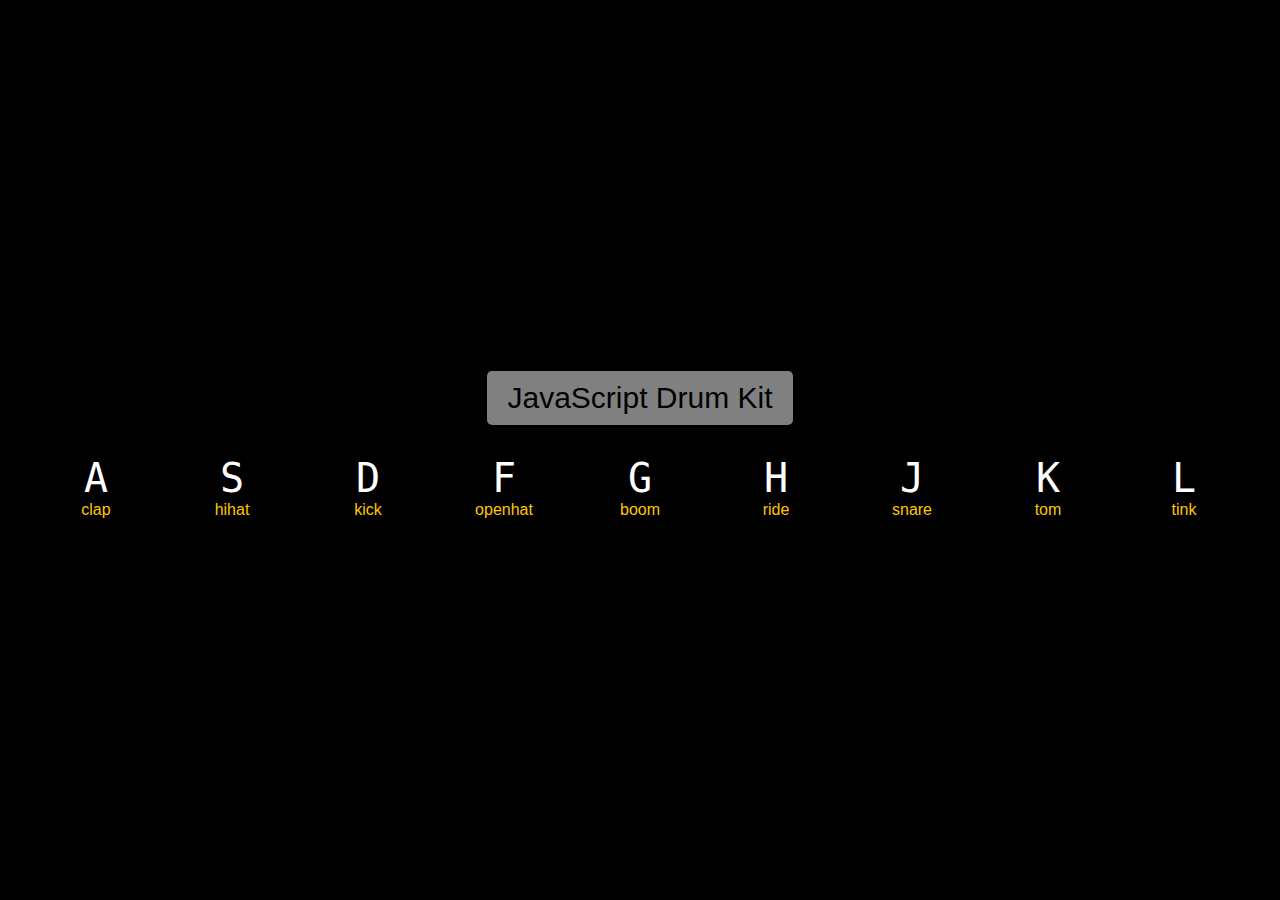
<file: 01 - JavaScript Drum Kit/index.html>
<!DOCTYPE html>
<html lang="en">
   <head>
      <meta charset="UTF-8">
      <title>JS Drum Kit</title>
      <link rel="stylesheet" href="style.css">
   </head>

   <body>
      <div class="info">
         <div class="title">JavaScript Drum Kit</div>
         <div class="keys">
            <div data-key="65" class="key">
               <kbd>A</kbd>
               <span class="sound">clap</span>
            </div>
            <div data-key="83" class="key">
               <kbd>S</kbd>
               <span class="sound">hihat</span>
            </div>
            <div data-key="68" class="key">
               <kbd>D</kbd>
               <span class="sound">kick</span>
            </div>
            <div data-key="70" class="key">
               <kbd>F</kbd>
               <span class="sound">openhat</span>
            </div>
            <div data-key="71" class="key">
               <kbd>G</kbd>
               <span class="sound">boom</span>
            </div>
            <div data-key="72" class="key">
               <kbd>H</kbd>
               <span class="sound">ride</span>
            </div>
            <div data-key="74" class="key">
               <kbd>J</kbd>
               <span class="sound">snare</span>
            </div>
            <div data-key="75" class="key">
               <kbd>K</kbd>
               <span class="sound">tom</span>
            </div>
            <div data-key="76" class="key">
               <kbd>L</kbd>
               <span class="sound">tink</span>
            </div>
         </div>
      </div>

      <audio data-key="65" src="sounds/clap.wav"></audio>
      <audio data-key="83" src="sounds/hihat.wav"></audio>
      <audio data-key="68" src="sounds/kick.wav"></audio>
      <audio data-key="70" src="sounds/openhat.wav"></audio>
      <audio data-key="71" src="sounds/boom.wav"></audio>
      <audio data-key="72" src="sounds/ride.wav"></audio>
      <audio data-key="74" src="sounds/snare.wav"></audio>
      <audio data-key="75" src="sounds/tom.wav"></audio>
      <audio data-key="76" src="sounds/tink.wav"></audio>

      <script>
         function playSound(e) {
            const key = document.querySelector(`.key[data-key="${e.keyCode}"]`);
            const audio = document.querySelector(`audio[data-key="${e.keyCode}"]`);
            if(!audio) return; // stop the function from running all together
            audio.currentTime = 0; // rewind to the start
            audio.play();
            key.classList.add('playing');
         }

         function removeTransition(e) {
            // skip it, if it's not a transform
            if(e.propertyName !== 'transform') return;
            this.classList.remove('playing');
         }

         const keys = document.querySelectorAll('.key');
         keys.forEach(key => key.addEventListener('transitionend', removeTransition));
         window.addEventListener('keydown', playSound);

      </script>
   </body>
</html>
</file>
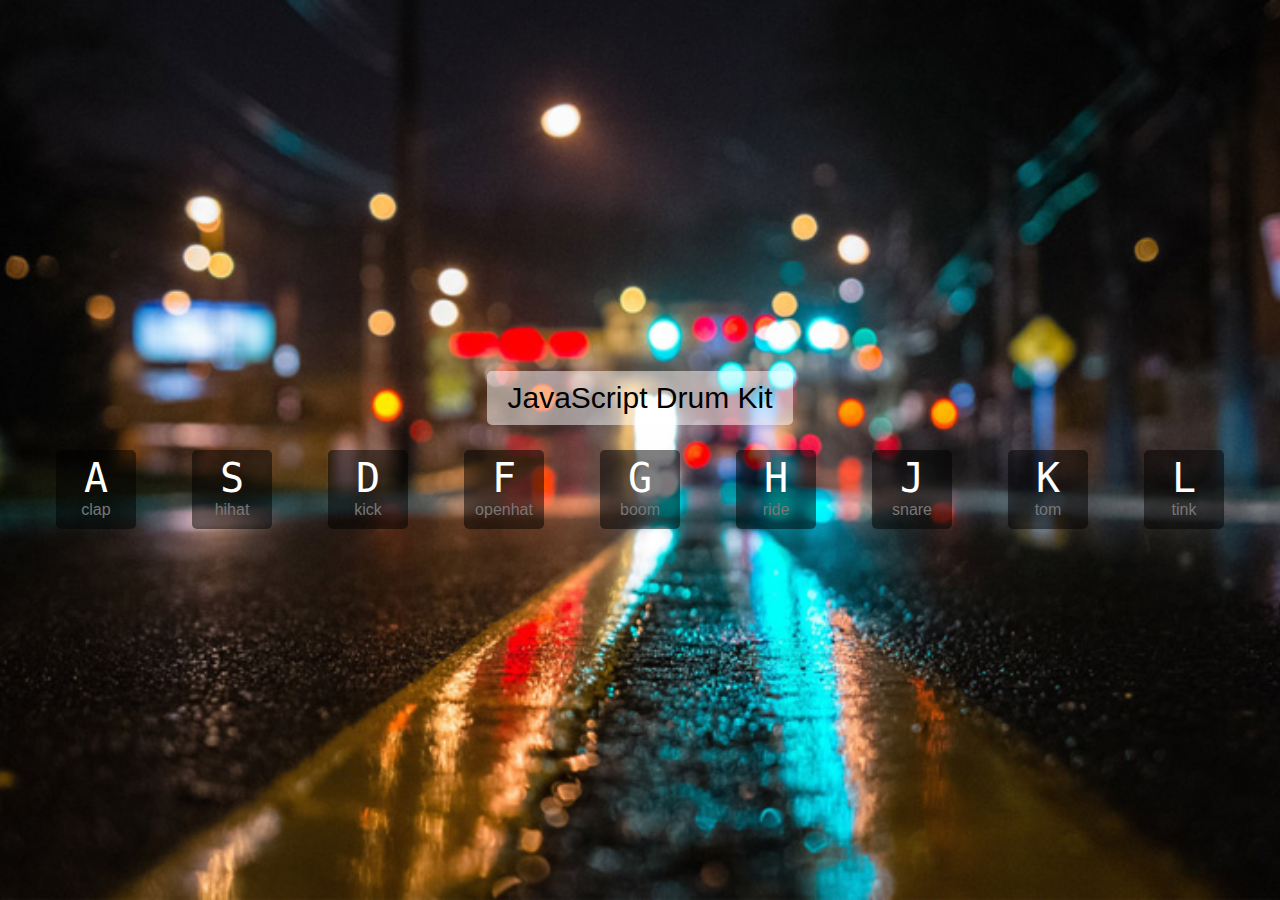
<file: 01-JavaScript-Drum-Kit/index.html>
<!DOCTYPE html>
<html lang="en">
   <head>
      <meta charset="UTF-8">
      <title>JS Drum Kit</title>
      <link rel="stylesheet" href="style.css">
   </head>

   <body>
      <div class="info">
         <div class="title">JavaScript Drum Kit</div>
         <div class="keys">
            <div data-key="65" class="key">
               <kbd>A</kbd>
               <span class="sound">clap</span>
            </div>
            <div data-key="83" class="key">
               <kbd>S</kbd>
               <span class="sound">hihat</span>
            </div>
            <div data-key="68" class="key">
               <kbd>D</kbd>
               <span class="sound">kick</span>
            </div>
            <div data-key="70" class="key">
               <kbd>F</kbd>
               <span class="sound">openhat</span>
            </div>
            <div data-key="71" class="key">
               <kbd>G</kbd>
               <span class="sound">boom</span>
            </div>
            <div data-key="72" class="key">
               <kbd>H</kbd>
               <span class="sound">ride</span>
            </div>
            <div data-key="74" class="key">
               <kbd>J</kbd>
               <span class="sound">snare</span>
            </div>
            <div data-key="75" class="key">
               <kbd>K</kbd>
               <span class="sound">tom</span>
            </div>
            <div data-key="76" class="key">
               <kbd>L</kbd>
               <span class="sound">tink</span>
            </div>
         </div>
      </div>

      <audio data-key="65" src="sounds/clap.wav"></audio>
      <audio data-key="83" src="sounds/hihat.wav"></audio>
      <audio data-key="68" src="sounds/kick.wav"></audio>
      <audio data-key="70" src="sounds/openhat.wav"></audio>
      <audio data-key="71" src="sounds/boom.wav"></audio>
      <audio data-key="72" src="sounds/ride.wav"></audio>
      <audio data-key="74" src="sounds/snare.wav"></audio>
      <audio data-key="75" src="sounds/tom.wav"></audio>
      <audio data-key="76" src="sounds/tink.wav"></audio>

      <script>
         function playSound(e) {
            const key = document.querySelector(`.key[data-key="${e.keyCode}"]`);
            const audio = document.querySelector(`audio[data-key="${e.keyCode}"]`);
            if(!audio) return; // stop the function from running all together
            audio.currentTime = 0; // rewind to the start
            audio.play();
            key.classList.add('playing');
         }

         function removeTransition(e) {
            // skip it, if it's not a transform
            if(e.propertyName !== 'transform') return;
            this.classList.remove('playing');
         }

         const keys = Array.from(document.querySelectorAll('.key'));
         keys.forEach(key => key.addEventListener('transitionend', removeTransition));
         window.addEventListener('keydown', playSound);

      </script>
   </body>
</html>
</file>
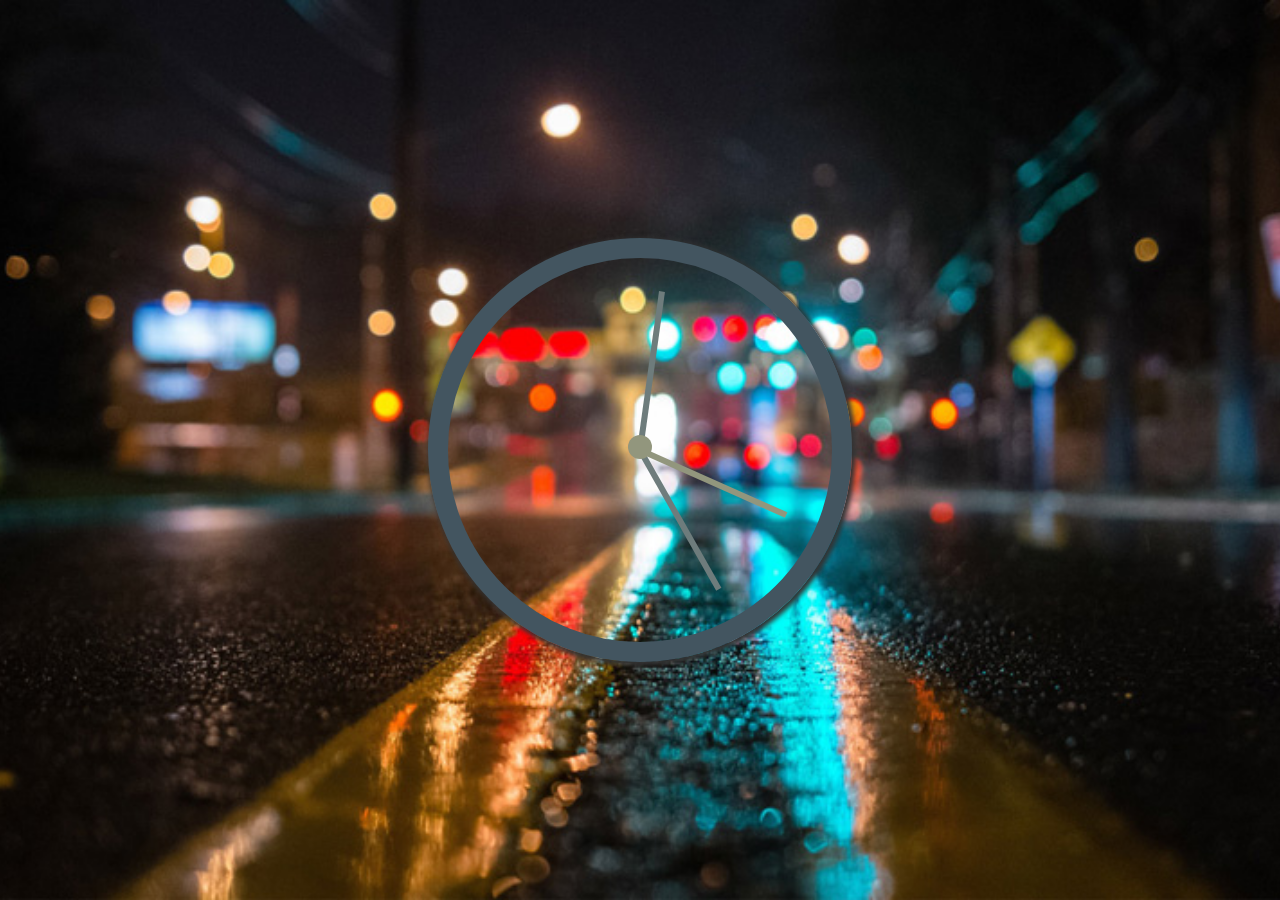
<file: 02-JS-and-CSS-Block/index.html>
<!DOCTYPE html>
<html>
   <head>
      <meta charset="UTF-8">
      <title>JS and CSS block</title>
      <link rel="stylesheet" href="style.css">
      <link href="https://fonts.googleapis.com/css2?family=Fira+Code:wght@300;400;500&display=swap" rel="stylesheet">
   </head>

   <body>
      <div class="wrapper">
         <div class="clock">
            <div class="clock-face">
               <div class="hand hour-hand"></div>
               <div class="hand min-hand"></div>
               <div class="hand sec-hand"></div>
               <div class="center"></div>
            </div>
         </div>
      </div>
   </body>

   <script>
      const secHand = document.querySelector('.sec-hand');
      const minHand = document.querySelector('.min-hand');
      const hourHand = document.querySelector('.hour-hand');

      function setDate() {
         const now = new Date();

         const sec = now.getSeconds();
         const secDegree = ((sec / 60) * 360) + 90;
         secHand.style.transform = `rotate(${secDegree}deg)`;

         const min = now.getMinutes();
         const minDegree = ((min / 60) * 360) + ((sec / 60) * 6) + 90;
         minHand.style.transform = `rotate(${minDegree}deg)`;

         const hour = now.getHours();
         const hourDegree = ((hour / 12) * 360) + ((min / 60) * 30) + 90;
         hourHand.style.transform = `rotate(${hourDegree}deg)`
      }

      setInterval(setDate, 1000);

      setDate();
   </script>
</html>
</file>
<file: 01 - JavaScript Drum Kit/style.css>
html {
  font-size: 10px;
  background: url('https://img.lanrentuku.com/img/allimg/1609/147479906785.jpg') bottom center;
  background-size: cover;
  background-repeat: no-repeat;
  background-color: #000;
}

body,html {
  margin: 0;
  padding: 0;
  font-family: sans-serif;
}

.info {
  display: flex;
  flex-direction: column;
  align-items: center;
  justify-content: center;
  height: 100vh;
}

.info:hover {
  cursor: default;
}

.title {
  background-color: rgba(255, 255, 255, 0.5);
  border-radius: 5px;
  font-size: 30px;
  padding: 10px 20px;
  margin-bottom: 25px;
}

.keys {
  display: flex;
  justify-content: space-evenly;
  width: 100%;
}

.key {
  display: flex;
  flex-direction: column;
  align-items: center;
  font-size: 16px;
  color: #ffffff;
  border-radius: 5px;
  width: 80px;
  padding: 5px 0 10px;
  transition: all 0.07s ease-out;
  background-color: rgba(0, 0, 0, 0.5);
}

kbd {
  display: block;
  font-size: 40px;
}

.sound {
  color: #ffc600;
}

.playing {
  color: #000;
  border: none;
  transform: scale(1.1);
  background-color: #ffc600;
  box-shadow: 0 0 10px #ffc600;
}
</file>
<file: 01-JavaScript-Drum-Kit/style.css>
html {
  font-size: 10px;
  background: url('./background.jpg') bottom center;
  background-size: cover;
  background-repeat: no-repeat;
  background-color: #000;
}

body,html {
  margin: 0;
  padding: 0;
  font-family: sans-serif;
}

.info {
  display: flex;
  flex-direction: column;
  align-items: center;
  justify-content: center;
  height: 100vh;
}

.info:hover {
  cursor: default;
}

.title {
  background-color: rgba(255, 255, 255, 0.5);
  border-radius: 5px;
  font-size: 30px;
  padding: 10px 20px;
  margin-bottom: 25px;
}

.keys {
  display: flex;
  justify-content: space-evenly;
  width: 100%;
}

.key {
  display: flex;
  flex-direction: column;
  align-items: center;
  font-size: 16px;
  color: #ffffff;
  border-radius: 5px;
  width: 80px;
  padding: 5px 0 10px;
  transition: all 0.07s ease-out;
  background-color: rgba(0, 0, 0, 0.5);
}

kbd {
  display: block;
  font-size: 40px;
}

.sound {
  color: #777;
}

.playing {
  color: #000;
  border: none;
  transform: scale(1.1);
  background-color: #ffc600;
  box-shadow: 0 0 10px #ffc600;
}
</file>
<file: 02-JS-and-CSS-Block/style.css>
body, html {
  padding: 0;
  margin: 0;
  font-family: 'Fira Code', monospace;
}

body {
  position: relative;
  height: 100vh;
  width: 100%;
}

html {
  background: url('./background.jpg') bottom center;
  background-size: cover;
  background-repeat: no-repeat;
  background-color: #000;
}

.wrapper {
  position: absolute;
  top: 50%;
  left: 50%;
  transform: translate(-50%, -50%);
}

.clock {
  width: 20rem;
  height: 20rem;
  border: 20px solid #435560;
  border-radius: 50%;
  padding: 2rem;
  box-shadow: 2px 2px 5px 2px #333;
}

.clock-face {
  position: relative;
  width: 100%;
  height: 100%;
  transform: translateY(-3px);
}

.hand {
  width: 50%;
  height: 6px;
  background: #6e7c7c;
  position: absolute;
  top: 50%;
  transform-origin: 100%;
  transform: rotate(90deg);
  transition: all 0.05s;
  transition-timing-function: cubic-bezier(0.1, 2.7, 0.58, 1);
}

.sec-hand {
  background: #92967d;
}

.center {
  width: 1.5rem;
  height: 1.5rem;
  border-radius: 50%;
  background: #92967d;
  position: absolute;
  top: 50%;
  left: 50%;
  transform: translate(-50%, -50%);
}
</file>
